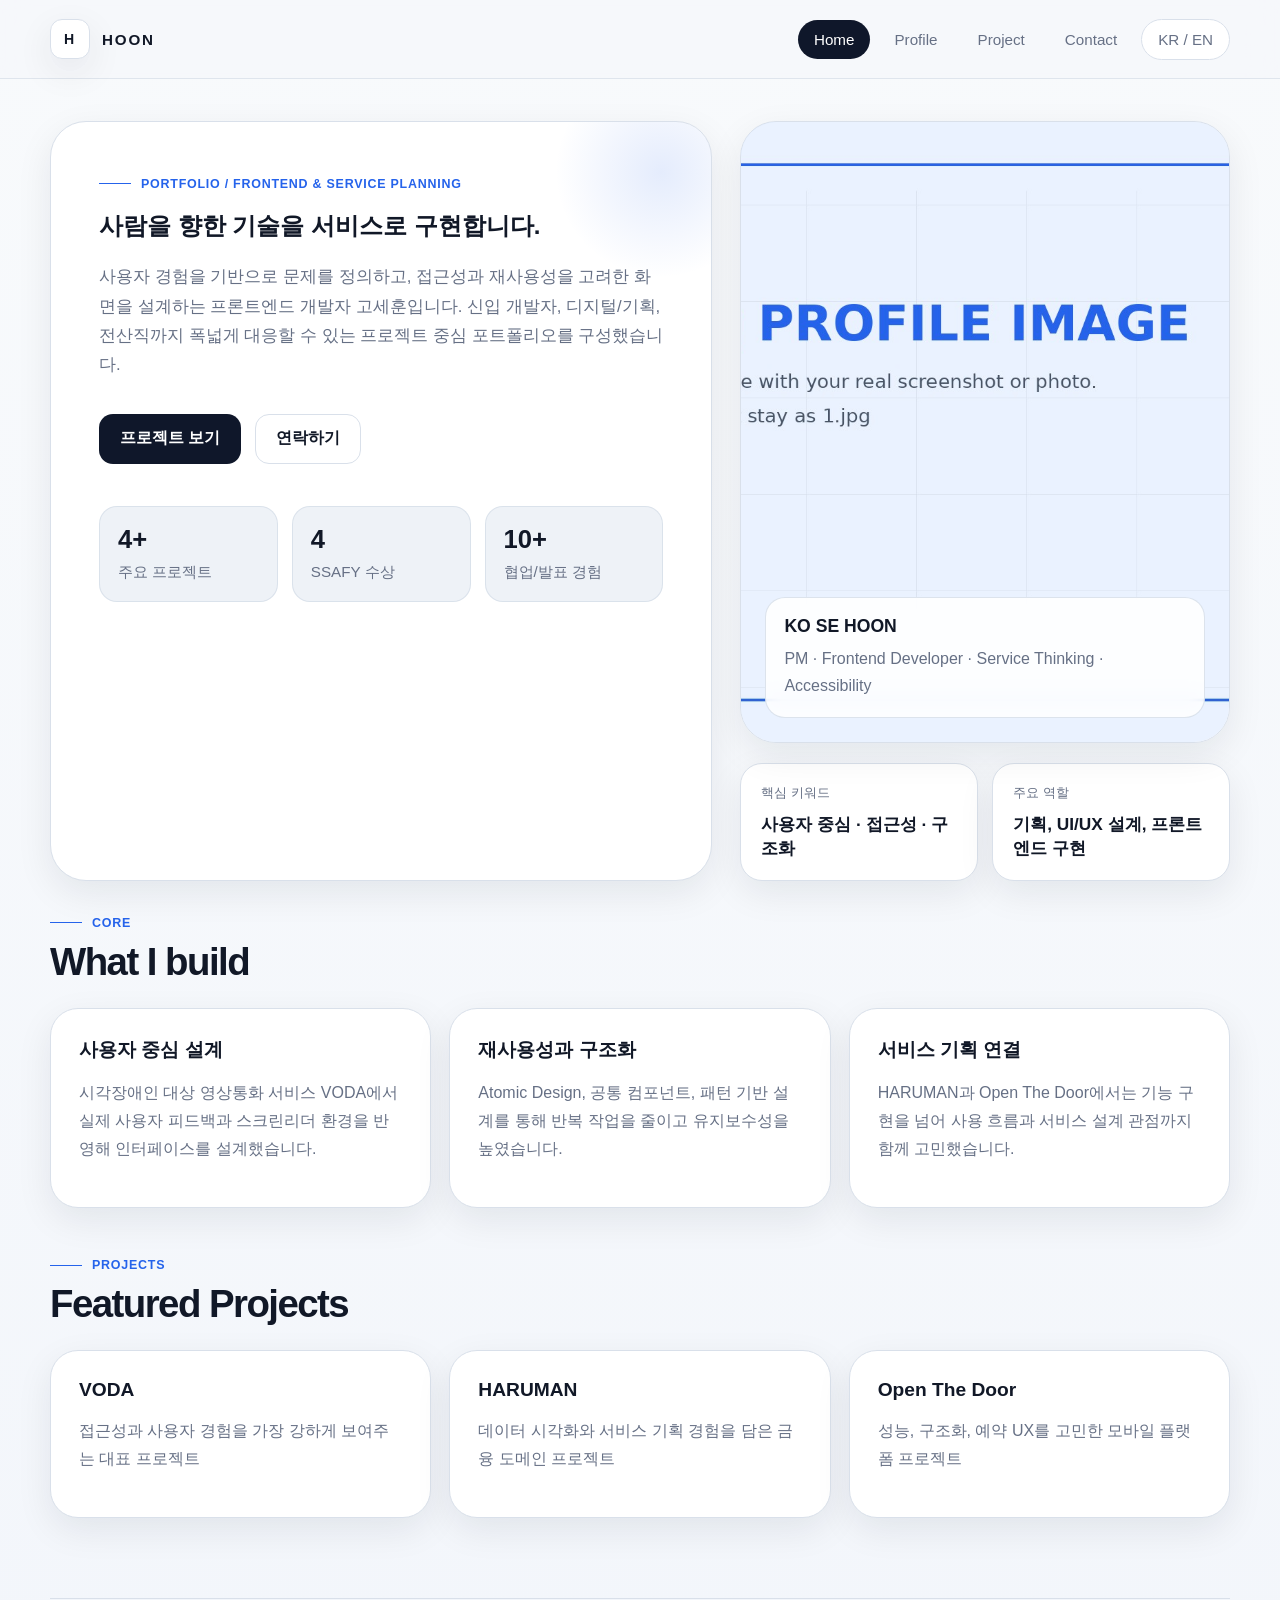
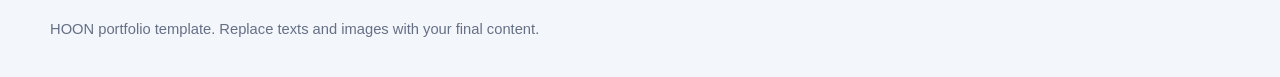
<file: index.html>
<!DOCTYPE html>
<html lang="ko">
<head>
  <meta charset="UTF-8" />
  <meta name="viewport" content="width=device-width, initial-scale=1.0" />
  <title>HOON | Home</title>
  <link rel="stylesheet" href="css/styles.css" />
</head>
<body>
  <header class="site-header">
    <div class="header-inner">
      <a href="index.html" class="logo"><span class="logo-mark">H</span>HOON</a>
      <nav class="nav">
        <a href="index.html" class="active" data-i18n="navHome">Home</a>
        <a href="profile.html" data-i18n="navProfile">Profile</a>
        <a href="project.html" data-i18n="navProject">Project</a>
        <a href="contact.html" data-i18n="navContact">Contact</a>
        <button class="lang-toggle" data-lang-toggle>KR / EN</button>
      </nav>
    </div>
  </header>

  <main class="page">
    <section class="hero">
      <div class="hero-panel">
        <div>
          <div class="eyebrow" data-i18n="heroEyebrow">Portfolio / Frontend & Service Planning</div>
          <h2>
            <span data-i18n="heroLine1">사람을 향한 기술을</span>
            <span data-i18n="heroLine2">서비스로 구현합니다.</span>
          </h2>
          <p class="hero-desc" data-i18n="heroDesc">사용자 경험을 기반으로 문제를 정의하고, 접근성과 재사용성을 고려한 화면을 설계하는 프론트엔드 개발자 고세훈입니다. 신입 개발자, 디지털/기획, 전산직까지 폭넓게 대응할 수 있는 프로젝트 중심 포트폴리오를 구성했습니다.</p>
          <div class="hero-actions">
            <a class="btn primary" href="project.html" data-i18n="heroBtn1">프로젝트 보기</a>
            <a class="btn secondary" href="contact.html" data-i18n="heroBtn2">연락하기</a>
          </div>
          <div class="hero-metrics">
            <div class="metric"><strong>4+</strong><span data-i18n="metric1Label">주요 프로젝트</span></div>
            <div class="metric"><strong>4</strong><span data-i18n="metric2Label">SSAFY 수상</span></div>
            <div class="metric"><strong>10+</strong><span data-i18n="metric3Label">협업/발표 경험</span></div>
          </div>
        </div>
      </div>

      <div class="hero-side">
        <div class="profile-visual">
          <img src="assets/images/1.jpg" alt="profile placeholder" />
          <div class="overlay">
            <strong>KO SE HOON</strong>
            <p style="margin:0;color:#667085;line-height:1.7;">PM · Frontend Developer · Service Thinking · Accessibility</p>
          </div>
        </div>
        <div class="contact-quick">
          <div class="mini-card">
            <small data-i18n="quick1Label">핵심 키워드</small>
            <strong data-i18n="quick1Value">사용자 중심 · 접근성 · 구조화</strong>
          </div>
          <div class="mini-card">
            <small data-i18n="quick2Label">주요 역할</small>
            <strong data-i18n="quick2Value">기획, UI/UX 설계, 프론트엔드 구현</strong>
          </div>
        </div>
      </div>
    </section>

    <section style="margin-top: 28px;">
      <div class="section-head">
        <div>
          <div class="eyebrow">Core</div>
          <h2 data-i18n="sectionStrengthTitle">What I build</h2>
        </div>
        <!-- <p data-i18n="sectionStrengthDesc">기능 나열보다 문제 해결과 사용자 경험을 중심으로 프로젝트를 정리했습니다.</p> -->
      </div>
      <div class="grid-3">
        <article class="card">
          <h3 data-i18n="strength1Title">사용자 중심 설계</h3>
          <p data-i18n="strength1Body">시각장애인 대상 영상통화 서비스 VODA에서 실제 사용자 피드백과 스크린리더 환경을 반영해 인터페이스를 설계했습니다.</p>
        </article>
        <article class="card">
          <h3 data-i18n="strength2Title">재사용성과 구조화</h3>
          <p data-i18n="strength2Body">Atomic Design, 공통 컴포넌트, 패턴 기반 설계를 통해 반복 작업을 줄이고 유지보수성을 높였습니다.</p>
        </article>
        <article class="card">
          <h3 data-i18n="strength3Title">서비스 기획 연결</h3>
          <p data-i18n="strength3Body">HARUMAN과 Open The Door에서는 기능 구현을 넘어 사용 흐름과 서비스 설계 관점까지 함께 고민했습니다.</p>
        </article>
      </div>
    </section>

    <section style="margin-top: 44px;">
      <div class="section-head">
        <div>
          <div class="eyebrow">Projects</div>
          <h2 data-i18n="sectionFeaturedTitle">Featured Projects</h2>
        </div>
        <!-- <p data-i18n="sectionFeaturedDesc">채용 담당자가 빠르게 이해할 수 있도록 각 프로젝트를 목적, 역할, 성과 중심으로 요약했습니다.</p> -->
      </div>
      <div class="grid-3">
        <article class="card">
          <h3 data-i18n="featured1Title">VODA</h3>
          <p data-i18n="featured1Body">접근성과 사용자 경험을 가장 강하게 보여주는 대표 프로젝트</p>
        </article>
        <article class="card">
          <h3 data-i18n="featured2Title">HARUMAN</h3>
          <p data-i18n="featured2Body">데이터 시각화와 서비스 기획 경험을 담은 금융 도메인 프로젝트</p>
        </article>
        <article class="card">
          <h3 data-i18n="featured3Title">Open The Door</h3>
          <p data-i18n="featured3Body">성능, 구조화, 예약 UX를 고민한 모바일 플랫폼 프로젝트</p>
        </article>
      </div>
    </section>
  </main>

  <footer class="footer" data-i18n="footer">HOON portfolio template. Replace texts and images with your final content.</footer>
  <script src="js/i18n.js"></script>
  <script src="js/script.js"></script>
</body>
</html>
</file>
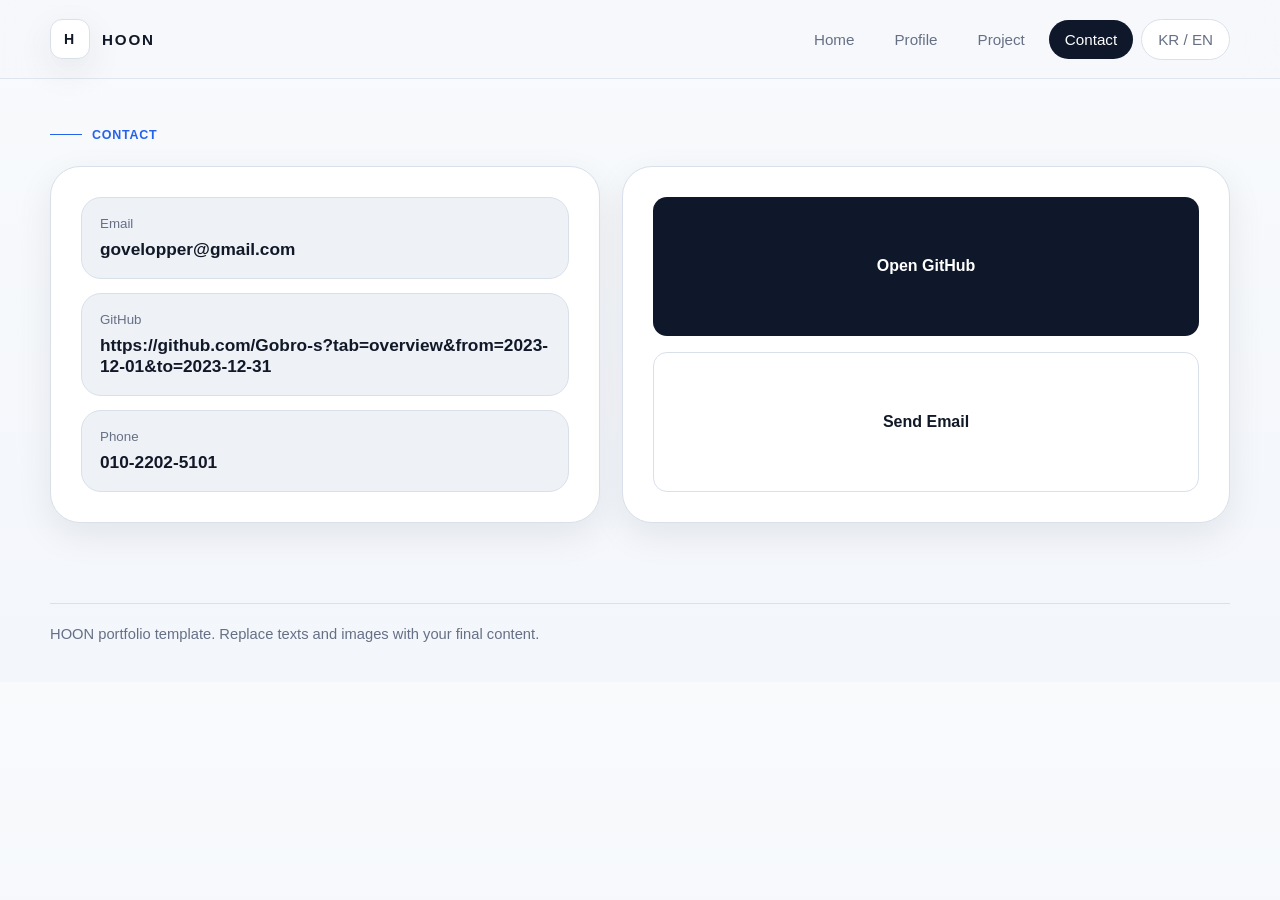
<file: contact.html>
<!DOCTYPE html>
<html lang="ko">
<head>
  <meta charset="UTF-8" />
  <meta name="viewport" content="width=device-width, initial-scale=1.0" />
  <title>HOON | Contact</title>
  <link rel="stylesheet" href="css/styles.css" />
</head>
<body>
  <header class="site-header">
    <div class="header-inner">
      <a href="index.html" class="logo"><span class="logo-mark">H</span>HOON</a>
      <nav class="nav">
        <a href="index.html" data-i18n="navHome">Home</a>
        <a href="profile.html" data-i18n="navProfile">Profile</a>
        <a href="project.html" data-i18n="navProject">Project</a>
        <a href="contact.html" class="active" data-i18n="navContact">Contact</a>
        <button class="lang-toggle" data-lang-toggle>KR / EN</button>
      </nav>
    </div>
  </header>

  <main class="page">
    <section class="section-head">
      <div>
        <div class="eyebrow" data-i18n="contactEyebrow">Contact</div>
        <!-- <h1 style="margin:12px 0 0;font-size:clamp(2.2rem,4vw,4rem);letter-spacing:-.04em;" data-i18n="contactTitle">연결될 준비가 되어 있습니다.</h1> -->
      </div>
      <!-- <p data-i18n="contactDesc">실제 정보로 교체한 뒤 바로 GitHub Pages에 배포할 수 있게 정적 구조로 구성했습니다.</p> -->
    </section>

    <section class="contact-layout">
      <div class="contact-list">
        <div class="contact-item"><small data-i18n="contactCard1Label">Email</small><strong>govelopper@gmail.com</strong></div>
        <div class="contact-item"><small data-i18n="contactCard2Label">GitHub</small><strong>https://github.com/Gobro-s?tab=overview&from=2023-12-01&to=2023-12-31</strong></div>
        <div class="contact-item"><small data-i18n="contactCard3Label">Phone</small><strong>010-2202-5101</strong></div>
        <!-- <div class="contact-item"><small data-i18n="contactCard4Label">Resume</small><strong data-i18n="contactCard4Value">이력서 PDF 연결 예정</strong></div> -->
      </div>
      <div class="contact-list contact-cta">
        <!-- <div class="contact-item">
          <small data-i18n="contactRightTitle">How to use this portfolio</small>
          <p data-i18n="contactRightBody">이미지 파일은 assets/images 폴더에 숫자.jpg 형식으로 교체하면 되고, 연락처는 contact.html 내 텍스트만 바꾸면 됩니다. 이후 저장소에 업로드해 GitHub Pages로 배포하면 됩니다.</p>
        </div> -->
        <a class="btn primary" href="https://github.com/Gobro-s?tab=overview&from=2023-12-01&to=2023-12-31" target="_blank" rel="noopener">Open GitHub</a>
        <a class="btn secondary" href="mailto:govelopper@gmail.com">Send Email</a>
      </div>
    </section>
  </main>

  <footer class="footer" data-i18n="footer">HOON portfolio template. Replace texts and images with your final content.</footer>
  <script src="js/i18n.js"></script>
  <script src="js/script.js"></script>
</body>
</html>
</file>
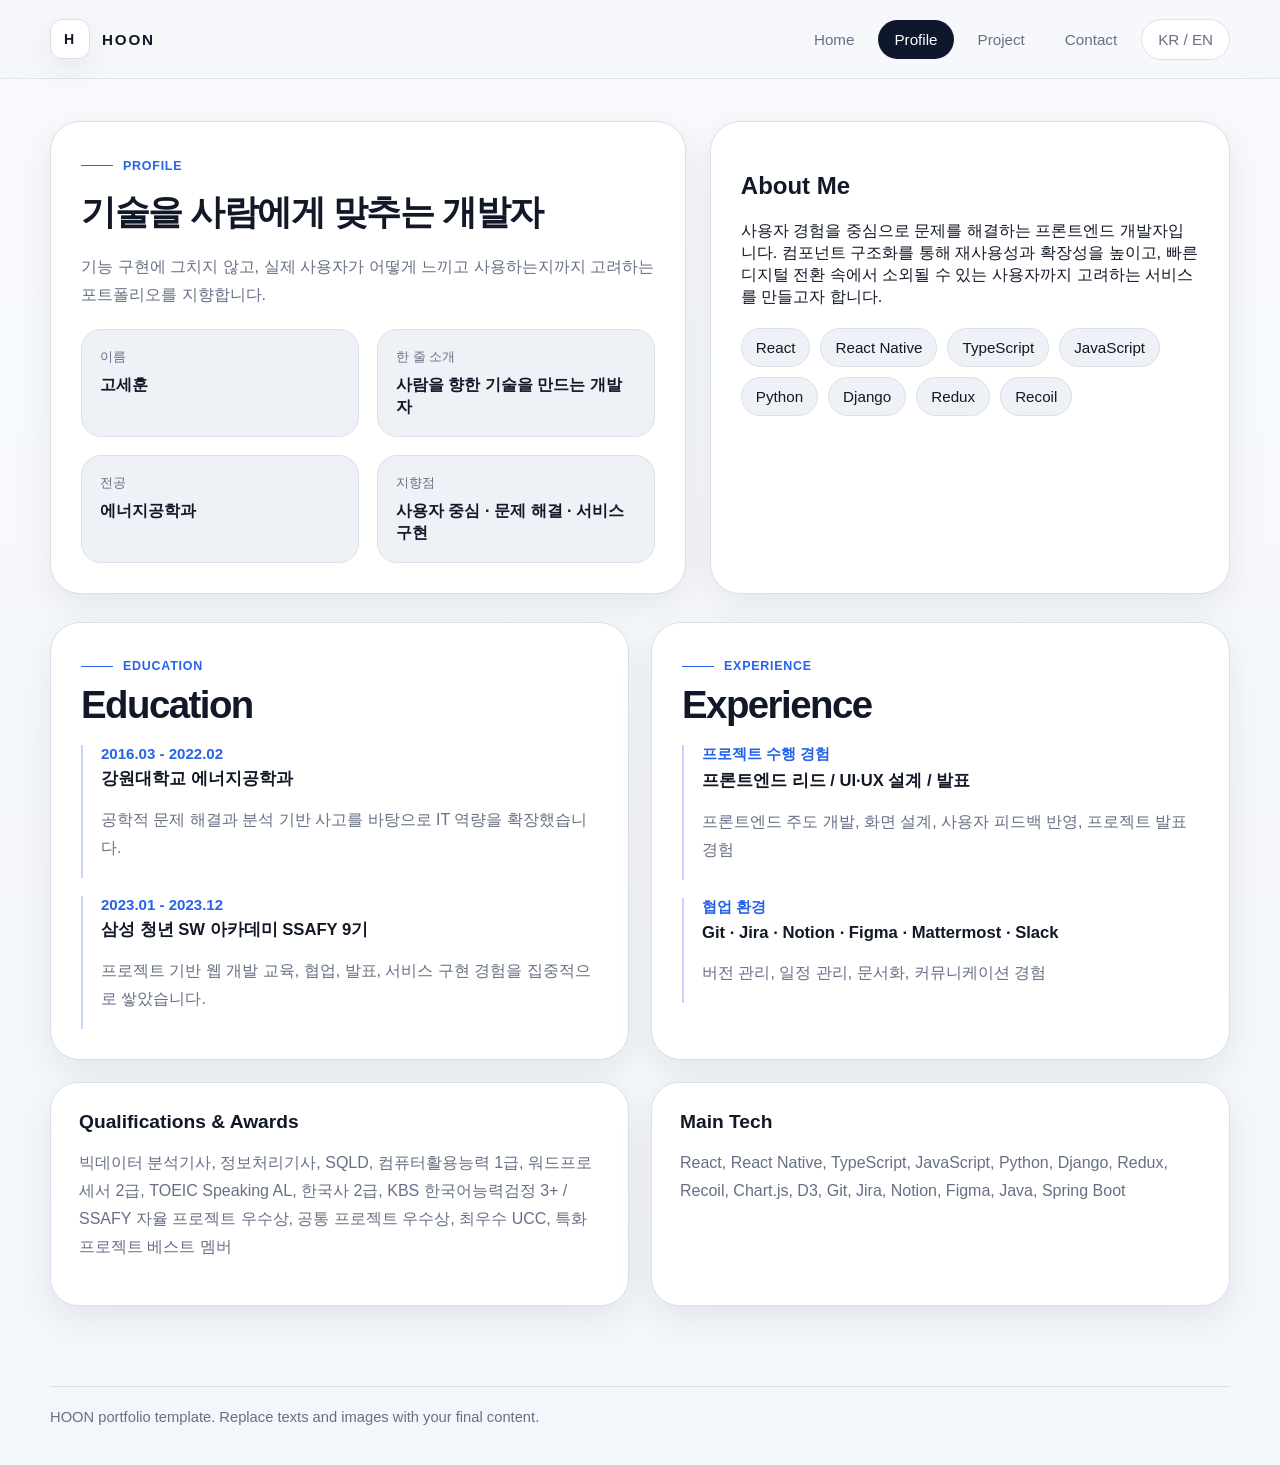
<file: profile.html>
<!DOCTYPE html>
<html lang="ko">
<head>
  <meta charset="UTF-8" />
  <meta name="viewport" content="width=device-width, initial-scale=1.0" />
  <title>HOON | Profile</title>
  <link rel="stylesheet" href="css/styles.css" />
</head>
<body>
  <header class="site-header">
    <div class="header-inner">
      <a href="index.html" class="logo"><span class="logo-mark">H</span>HOON</a>
      <nav class="nav">
        <a href="index.html" data-i18n="navHome">Home</a>
        <a href="profile.html" class="active" data-i18n="navProfile">Profile</a>
        <a href="project.html" data-i18n="navProject">Project</a>
        <a href="contact.html" data-i18n="navContact">Contact</a>
        <button class="lang-toggle" data-lang-toggle>KR / EN</button>
      </nav>
    </div>
  </header>

  <main class="page">
    <section class="page-hero">
      <div class="about-block">
        <div class="eyebrow" data-i18n="profileEyebrow">Profile</div>
        <h1 style="margin:16px 0 14px;font-size:clamp(2.2rem,2.5vw,4rem);letter-spacing:-.04em;" data-i18n="profileTitle">기술을 사람에게 맞추는 개발자</h1>
        <p class="about-copy" data-i18n="profileDesc">기능 구현에 그치지 않고, 실제 사용자가 어떻게 느끼고 사용하는지까지 고려하는 포트폴리오를 지향합니다.</p>
        <div class="info-grid">
          <div class="info-item"><small data-i18n="info1Label">이름</small><strong data-i18n="info1Value">고세훈</strong></div>
          <div class="info-item"><small data-i18n="info2Label">한 줄 소개</small><strong data-i18n="info2Value">사람을 향한 기술을 만드는 개발자</strong></div>
          <div class="info-item"><small data-i18n="info3Label">전공</small><strong data-i18n="info3Value">에너지공학과</strong></div>
          <div class="info-item"><small data-i18n="info4Label">지향점</small><strong data-i18n="info4Value">사용자 중심 · 문제 해결 · 서비스 구현</strong></div>
        </div>
      </div>
      <div class="stack-panel">
        <h2 data-i18n="aboutTitle">About Me</h2>
        <p class="about-copy" data-i18n="aboutBody">사용자 경험을 중심으로 문제를 해결하는 프론트엔드 개발자입니다. 컴포넌트 구조화를 통해 재사용성과 확장성을 높이고, 빠른 디지털 전환 속에서 소외될 수 있는 사용자까지 고려하는 서비스를 만들고자 합니다.</p>
        <div class="tags" style="margin-top:20px;">
          <span class="tag">React</span><span class="tag">React Native</span><span class="tag">TypeScript</span><span class="tag">JavaScript</span><span class="tag">Python</span><span class="tag">Django</span><span class="tag">Redux</span><span class="tag">Recoil</span>
        </div>
      </div>
    </section>

    <section class="grid-2">
      <div class="timeline">
        <div class="section-head" style="margin-bottom:18px;display:block;">
          <div class="eyebrow">Education</div>
          <h2 data-i18n="eduTitle">Education</h2>
        </div>
        <div class="timeline-list">
          <div class="timeline-item">
            <div class="date" data-i18n="edu1Date">2016.03 - 2022.02</div>
            <strong data-i18n="edu1Name">강원대학교 에너지공학과</strong>
            <p data-i18n="edu1Desc">공학적 문제 해결과 분석 기반 사고를 바탕으로 IT 역량을 확장했습니다.</p>
          </div>
          <div class="timeline-item">
            <div class="date" data-i18n="edu2Date">2023.01 - 2023.12</div>
            <strong data-i18n="edu2Name">삼성 청년 SW 아카데미 SSAFY 9기</strong>
            <p data-i18n="edu2Desc">프로젝트 기반 웹 개발 교육, 협업, 발표, 서비스 구현 경험을 집중적으로 쌓았습니다.</p>
          </div>
        </div>
      </div>

      <div class="timeline">
        <div class="section-head" style="margin-bottom:18px;display:block;">
          <div class="eyebrow">Experience</div>
          <h2 data-i18n="expTitle">Experience</h2>
        </div>
        <div class="timeline-list">
          <div class="timeline-item">
            <div class="date" data-i18n="exp1Date">프로젝트 수행 경험</div>
            <strong data-i18n="exp1Name">프론트엔드 리드 / UI·UX 설계 / 발표</strong>
            <p data-i18n="exp1Desc">프론트엔드 주도 개발, 화면 설계, 사용자 피드백 반영, 프로젝트 발표 경험</p>
          </div>
          <div class="timeline-item">
            <div class="date" data-i18n="exp2Date">협업 환경</div>
            <strong data-i18n="exp2Name">Git · Jira · Notion · Figma · Mattermost · Slack</strong>
            <p data-i18n="exp2Desc">버전 관리, 일정 관리, 문서화, 커뮤니케이션 경험</p>
          </div>
        </div>
      </div>
    </section>

    <section class="grid-2" style="margin-top:22px;">
      <div class="card">
        <h3 data-i18n="quaTitle">Qualifications & Awards</h3>
        <p data-i18n="quaBody">빅데이터 분석기사, 정보처리기사, SQLD, 컴퓨터활용능력 1급, 워드프로세서 2급, TOEIC Speaking AL, 한국사 2급, KBS 한국어능력검정 3+ / SSAFY 자율 프로젝트 우수상, 공통 프로젝트 우수상, 최우수 UCC, 특화 프로젝트 베스트 멤버</p>
      </div>
      <div class="card">
        <h3 data-i18n="stackTitle">Main Tech</h3>
        <p data-i18n="stackBody">React, React Native, TypeScript, JavaScript, Python, Django, Redux, Recoil, Chart.js, D3, Git, Jira, Notion, Figma</p>
      </div>
    </section>
  </main>

  <footer class="footer" data-i18n="footer">HOON portfolio template. Replace texts and images with your final content.</footer>
  <script src="js/i18n.js"></script>
  <script src="js/script.js"></script>
</body>
</html>
</file>
<file: css/styles.css>
:root {
  --bg: #f6f7fb;
  --surface: #ffffff;
  --surface-2: #eef2f7;
  --text: #111827;
  --muted: #667085;
  --line: #d9e0ea;
  --accent: #2563eb;
  --accent-2: #0f172a;
  --success: #0f766e;
  --shadow: 0 12px 36px rgba(15, 23, 42, 0.08);
  --radius-xl: 28px;
  --radius-lg: 18px;
  --radius-md: 12px;
  --max: 1180px;
}

* { box-sizing: border-box; }
html { scroll-behavior: smooth; }
body {
  margin: 0;
  font-family: "Pretendard", "Inter", -apple-system, BlinkMacSystemFont, "Segoe UI", sans-serif;
  background: linear-gradient(180deg, #f8fafc 0%, #f3f6fb 100%);
  color: var(--text);
}

a { color: inherit; text-decoration: none; }
img { max-width: 100%; display: block; }
button { font: inherit; }

.site-header {
  position: sticky;
  top: 0;
  z-index: 100;
  backdrop-filter: blur(14px);
  background: rgba(246, 247, 251, 0.85);
  border-bottom: 1px solid rgba(217, 224, 234, 0.8);
}

.header-inner {
  width: min(calc(100% - 32px), var(--max));
  margin: 0 auto;
  min-height: 78px;
  display: flex;
  align-items: center;
  justify-content: space-between;
  gap: 20px;
}

.logo {
  display: inline-flex;
  align-items: center;
  gap: 12px;
  font-weight: 800;
  letter-spacing: 0.12em;
  font-size: 0.95rem;
}

.logo-mark {
  width: 40px;
  height: 40px;
  border: 1px solid var(--line);
  border-radius: 12px;
  display: grid;
  place-items: center;
  background: var(--surface);
  box-shadow: var(--shadow);
  font-size: 0.88rem;
}

.nav {
  display: flex;
  align-items: center;
  gap: 8px;
  flex-wrap: wrap;
}

.nav a,
.lang-toggle {
  padding: 11px 16px;
  border-radius: 999px;
  color: var(--muted);
  font-size: 0.95rem;
  transition: 0.2s ease;
}

.nav a:hover,
.lang-toggle:hover {
  color: var(--text);
  background: rgba(37, 99, 235, 0.08);
}

.nav a.active {
  color: #fff;
  background: var(--accent-2);
}

.lang-toggle {
  border: 1px solid var(--line);
  background: var(--surface);
  cursor: pointer;
}

.page {
  width: min(calc(100% - 32px), var(--max));
  margin: 0 auto;
  padding: 42px 0 80px;
}

.hero {
  display: grid;
  grid-template-columns: 1.15fr 0.85fr;
  gap: 28px;
  align-items: stretch;
  min-height: calc(100vh - 140px);
}

.hero-panel,
.card,
.project-display,
.project-sidebar,
.contact-list,
.timeline,
.about-block,
.stack-panel {
  background: var(--surface);
  border: 1px solid var(--line);
  box-shadow: var(--shadow);
}

.hero-panel {
  border-radius: 36px;
  padding: 48px;
  display: flex;
  flex-direction: column;
  justify-content: space-between;
  overflow: hidden;
  position: relative;
}

.hero-panel::after {
  content: "";
  position: absolute;
  right: -60px;
  top: -60px;
  width: 220px;
  height: 220px;
  border-radius: 50%;
  background: radial-gradient(circle, rgba(37,99,235,0.12), transparent 68%);
}

.eyebrow {
  display: inline-flex;
  align-items: center;
  gap: 10px;
  color: var(--accent);
  font-weight: 700;
  letter-spacing: 0.06em;
  text-transform: uppercase;
  font-size: 0.78rem;
}

.eyebrow::before {
  content: "";
  width: 32px;
  height: 1px;
  background: currentColor;
}

.hero h1 {
  margin: 18px 0 14px;
  font-size: clamp(2.5rem, 6vw, 5rem);
  line-height: 1.02;
  letter-spacing: -0.045em;
}

.hero h1 span {
  display: block;
}

.hero-desc {
  max-width: 720px;
  color: var(--muted);
  font-size: 1.05rem;
  line-height: 1.75;
}

.hero-actions {
  display: flex;
  gap: 14px;
  flex-wrap: wrap;
  margin-top: 34px;
}

.btn {
  min-height: 50px;
  padding: 0 20px;
  border-radius: 14px;
  border: 1px solid transparent;
  display: inline-flex;
  align-items: center;
  justify-content: center;
  gap: 10px;
  font-weight: 700;
  transition: 0.2s ease;
}

.btn.primary {
  background: var(--accent-2);
  color: #fff;
}

.btn.secondary {
  background: var(--surface);
  color: var(--text);
  border-color: var(--line);
}

.btn:hover { transform: translateY(-2px); }

.hero-metrics {
  display: grid;
  grid-template-columns: repeat(3, 1fr);
  gap: 14px;
  margin-top: 42px;
}

.metric {
  padding: 18px;
  border-radius: 18px;
  background: var(--surface-2);
  border: 1px solid rgba(217, 224, 234, 0.9);
}
.metric strong {
  display: block;
  font-size: 1.6rem;
  margin-bottom: 8px;
}
.metric span {
  color: var(--muted);
  font-size: 0.95rem;
}

.hero-side {
  display: grid;
  grid-template-rows: 1fr auto;
  gap: 20px;
}

.profile-visual {
  border-radius: 36px;
  overflow: hidden;
  min-height: 420px;
  position: relative;
  background:
    linear-gradient(135deg, #dbeafe 0%, #eff6ff 45%, #ffffff 100%);
  border: 1px solid var(--line);
  box-shadow: var(--shadow);
}

.profile-visual img {
  position: absolute;
  inset: 0;
  width: 100%;
  height: 100%;
  object-fit: cover;
}

.profile-visual .overlay {
  position: absolute;
  inset: auto 24px 24px 24px;
  background: rgba(255, 255, 255, 0.88);
  border: 1px solid rgba(217,224,234,0.9);
  border-radius: 20px;
  padding: 18px;
  backdrop-filter: blur(10px);
}

.profile-visual .overlay strong {
  display: block;
  font-size: 1.1rem;
  margin-bottom: 8px;
}

.contact-quick {
  display: grid;
  grid-template-columns: repeat(2, 1fr);
  gap: 14px;
}

.mini-card {
  border-radius: 22px;
  padding: 20px;
  background: var(--surface);
  border: 1px solid var(--line);
  box-shadow: var(--shadow);
}

.mini-card small {
  display: block;
  margin-bottom: 10px;
  color: var(--muted);
}

.mini-card strong {
  font-size: 1.08rem;
}

.section-head {
  display: flex;
  align-items: end;
  justify-content: space-between;
  gap: 20px;
  margin-bottom: 24px;
}
.section-head h2 {
  margin: 10px 0 0;
  font-size: clamp(1.8rem, 3vw, 3rem);
  letter-spacing: -0.04em;
}
.section-head p {
  max-width: 560px;
  color: var(--muted);
  line-height: 1.7;
}

.grid-2 { display: grid; grid-template-columns: 1fr 1fr; gap: 22px; }
.grid-3 { display: grid; grid-template-columns: repeat(3, 1fr); gap: 18px; }

.card {
  border-radius: 28px;
  padding: 28px;
}

.card h3 {
  margin: 0 0 12px;
  font-size: 1.2rem;
}

.card p,
.card li,
.about-block p,
.project-copy p,
.contact-item p,
.timeline p,
.project-meta li,
.project-bullets li {
  color: var(--muted);
  line-height: 1.75;
}

.list-reset { list-style: none; padding: 0; margin: 0; }

.page-hero {
  display: grid;
  grid-template-columns: 1.1fr 0.9fr;
  gap: 24px;
  margin-bottom: 28px;
}

.about-block,
.stack-panel,
.timeline,
.contact-list,
.project-display,
.project-sidebar {
  border-radius: 30px;
  padding: 30px;
}

.about-copy {
  font-size: 1.02rem;
}

.info-grid {
  display: grid;
  grid-template-columns: repeat(2, 1fr);
  gap: 18px;
  margin-top: 20px;
}

.info-item {
  padding: 18px;
  border-radius: 20px;
  background: var(--surface-2);
  border: 1px solid var(--line);
}
.info-item small {
  display: block;
  color: var(--muted);
  margin-bottom: 8px;
}
.info-item strong { font-size: 1.02rem; }

.tags { display: flex; flex-wrap: wrap; gap: 10px; }
.tag {
  padding: 10px 14px;
  border-radius: 999px;
  border: 1px solid var(--line);
  background: var(--surface-2);
  color: var(--text);
  font-size: 0.95rem;
}

.timeline-list {
  display: grid;
  gap: 18px;
}
.timeline-item {
  padding-left: 18px;
  border-left: 2px solid #c7d2fe;
}
.timeline-item .date {
  color: var(--accent);
  font-weight: 700;
  font-size: 0.94rem;
}
.timeline-item strong {
  display: block;
  margin: 6px 0;
  font-size: 1.04rem;
}

.project-layout {
  display: grid;
  grid-template-columns: 280px minmax(0, 1fr);
  gap: 22px;
}

.project-sidebar {
  position: sticky;
  top: 102px;
  height: fit-content;
}

.project-nav {
  display: grid;
  gap: 10px;
}

.project-tab {
  width: 100%;
  text-align: left;
  padding: 16px 18px;
  border-radius: 18px;
  border: 1px solid var(--line);
  background: var(--surface);
  cursor: pointer;
  transition: 0.2s ease;
}

.project-tab strong {
  display: block;
  margin-bottom: 6px;
  font-size: 1rem;
}

.project-tab span {
  color: var(--muted);
  font-size: 0.9rem;
}

.project-tab.active {
  background: var(--accent-2);
  color: #fff;
  border-color: transparent;
}
.project-tab.active span { color: rgba(255,255,255,0.75); }

.project-display {
  min-height: 780px;
}

.project-image {
  width: 100%;
  aspect-ratio: 16 / 8.8;
  border-radius: 24px;
  overflow: hidden;
  border: 1px solid var(--line);
  margin-bottom: 24px;
  background: linear-gradient(135deg, #e2e8f0, #f8fafc);
}

.project-image img {
  width: 100%;
  height: 100%;
  object-fit: cover;
}

.project-header {
  display: flex;
  align-items: start;
  justify-content: space-between;
  gap: 20px;
  margin-bottom: 18px;
}
.project-header h2 {
  margin: 8px 0 10px;
  font-size: clamp(2rem, 3vw, 3.2rem);
  letter-spacing: -0.04em;
}
.project-subtitle {
  color: var(--muted);
  font-size: 1.02rem;
}

.project-meta {
  list-style: none;
  padding: 0;
  margin: 0;
  display: flex;
  flex-wrap: wrap;
  gap: 10px;
}
.project-meta li {
  padding: 10px 14px;
  border: 1px solid var(--line);
  border-radius: 999px;
  background: var(--surface-2);
}

.project-sections {
  display: grid;
  gap: 18px;
  margin-top: 24px;
}
.project-block {
  padding: 22px;
  border-radius: 22px;
  background: var(--surface-2);
  border: 1px solid var(--line);
}
.project-block h3 {
  margin: 0 0 12px;
  font-size: 1.02rem;
}
.project-bullets {
  margin: 0;
  padding-left: 18px;
}

.contact-layout {
  display: grid;
  grid-template-columns: 0.95fr 1.05fr;
  gap: 22px;
}

.contact-list {
  display: grid;
  gap: 14px;
}
.contact-item {
  padding: 18px;
  border-radius: 20px;
  border: 1px solid var(--line);
  background: var(--surface-2);
}
.contact-item small {
  display: block;
  color: var(--muted);
  margin-bottom: 8px;
}
.contact-item strong { font-size: 1.08rem; }

.contact-cta {
  display: grid;
  gap: 16px;
}

.footer {
  width: min(calc(100% - 32px), var(--max));
  margin: 0 auto 40px;
  padding-top: 22px;
  border-top: 1px solid var(--line);
  color: var(--muted);
  font-size: 0.92rem;
}

.hide { display: none !important; }

@media (max-width: 1024px) {
  .hero,
  .page-hero,
  .contact-layout,
  .grid-2,
  .project-layout {
    grid-template-columns: 1fr;
  }

  .hero { min-height: auto; }
  .project-sidebar { position: static; }
}

@media (max-width: 720px) {
  .header-inner,
  .page,
  .footer {
    width: min(calc(100% - 20px), var(--max));
  }

  .hero-panel,
  .about-block,
  .stack-panel,
  .timeline,
  .contact-list,
  .project-display,
  .project-sidebar,
  .card {
    padding: 22px;
    border-radius: 24px;
  }

  .hero h1 { font-size: 2.4rem; }
  .hero-metrics,
  .contact-quick,
  .info-grid,
  .grid-3 {
    grid-template-columns: 1fr;
  }

  .nav { gap: 6px; }
  .nav a, .lang-toggle { padding: 10px 12px; font-size: 0.88rem; }
}
</file>
